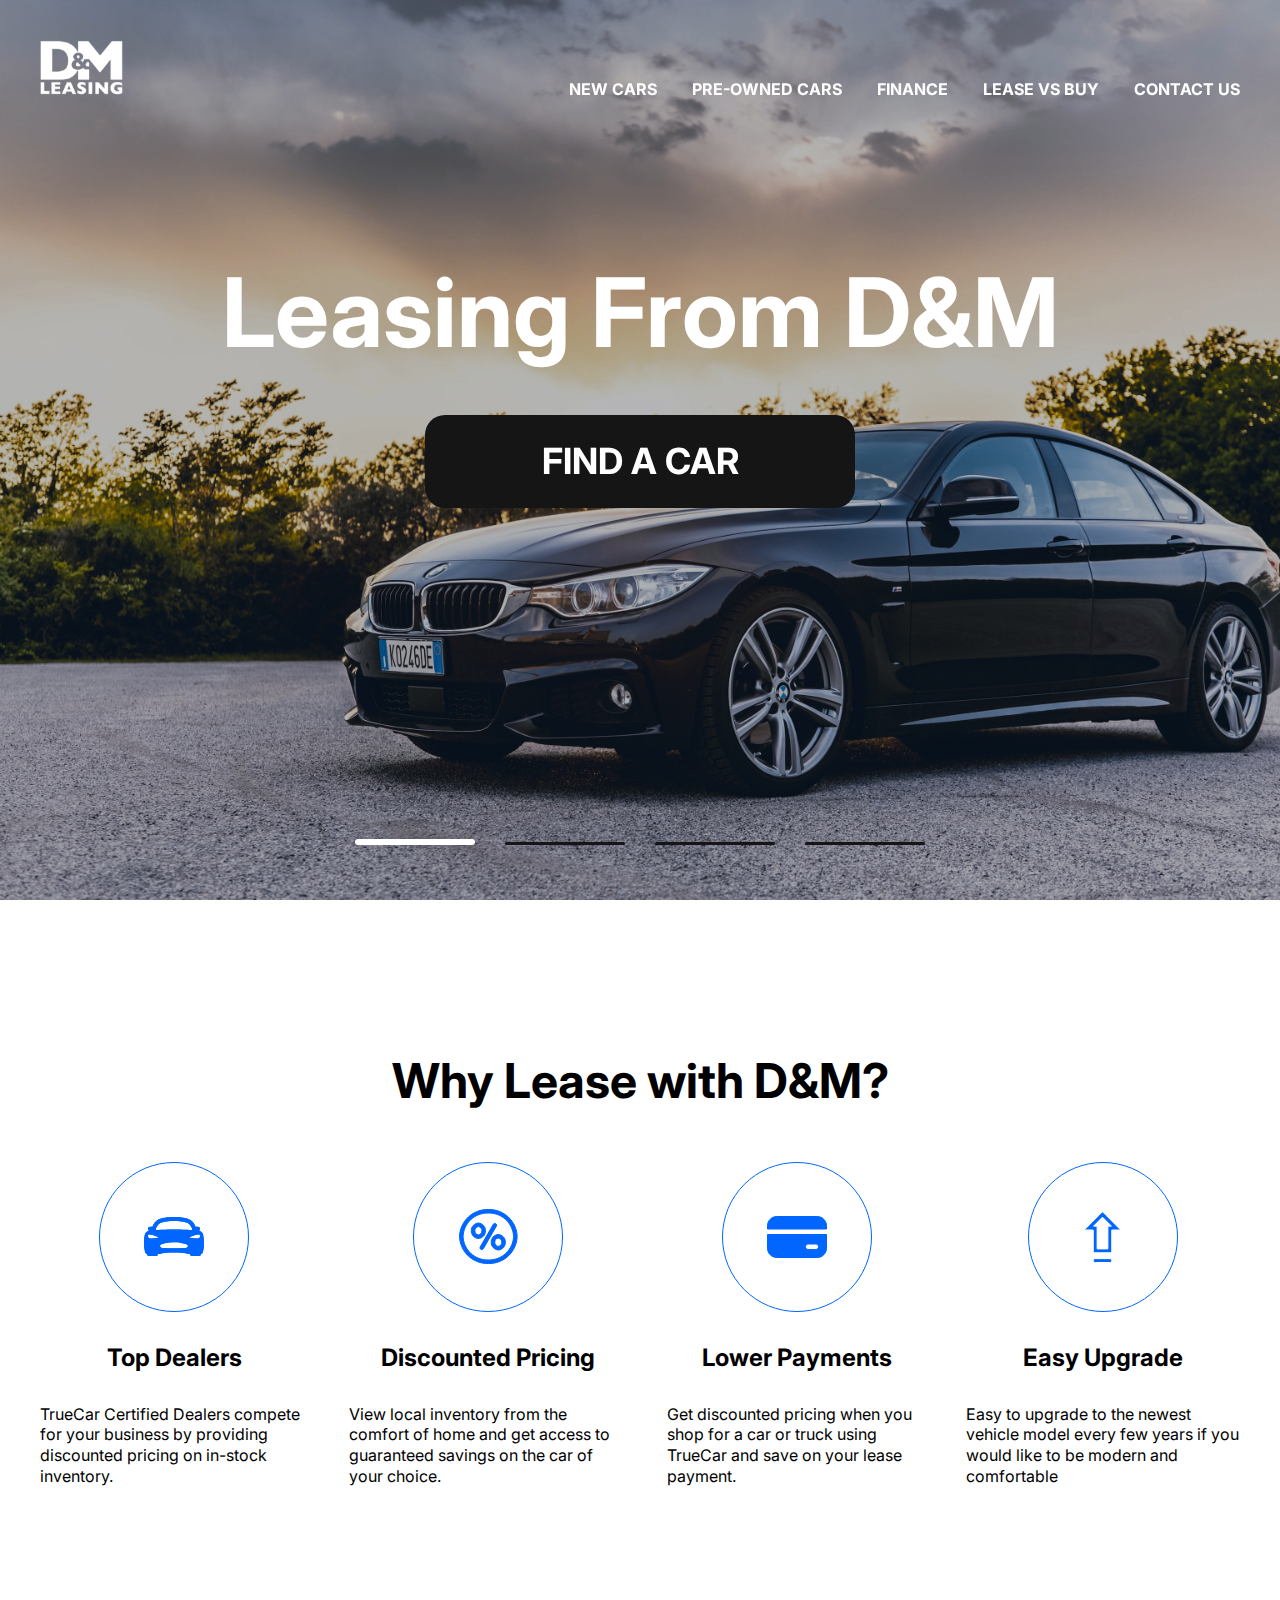
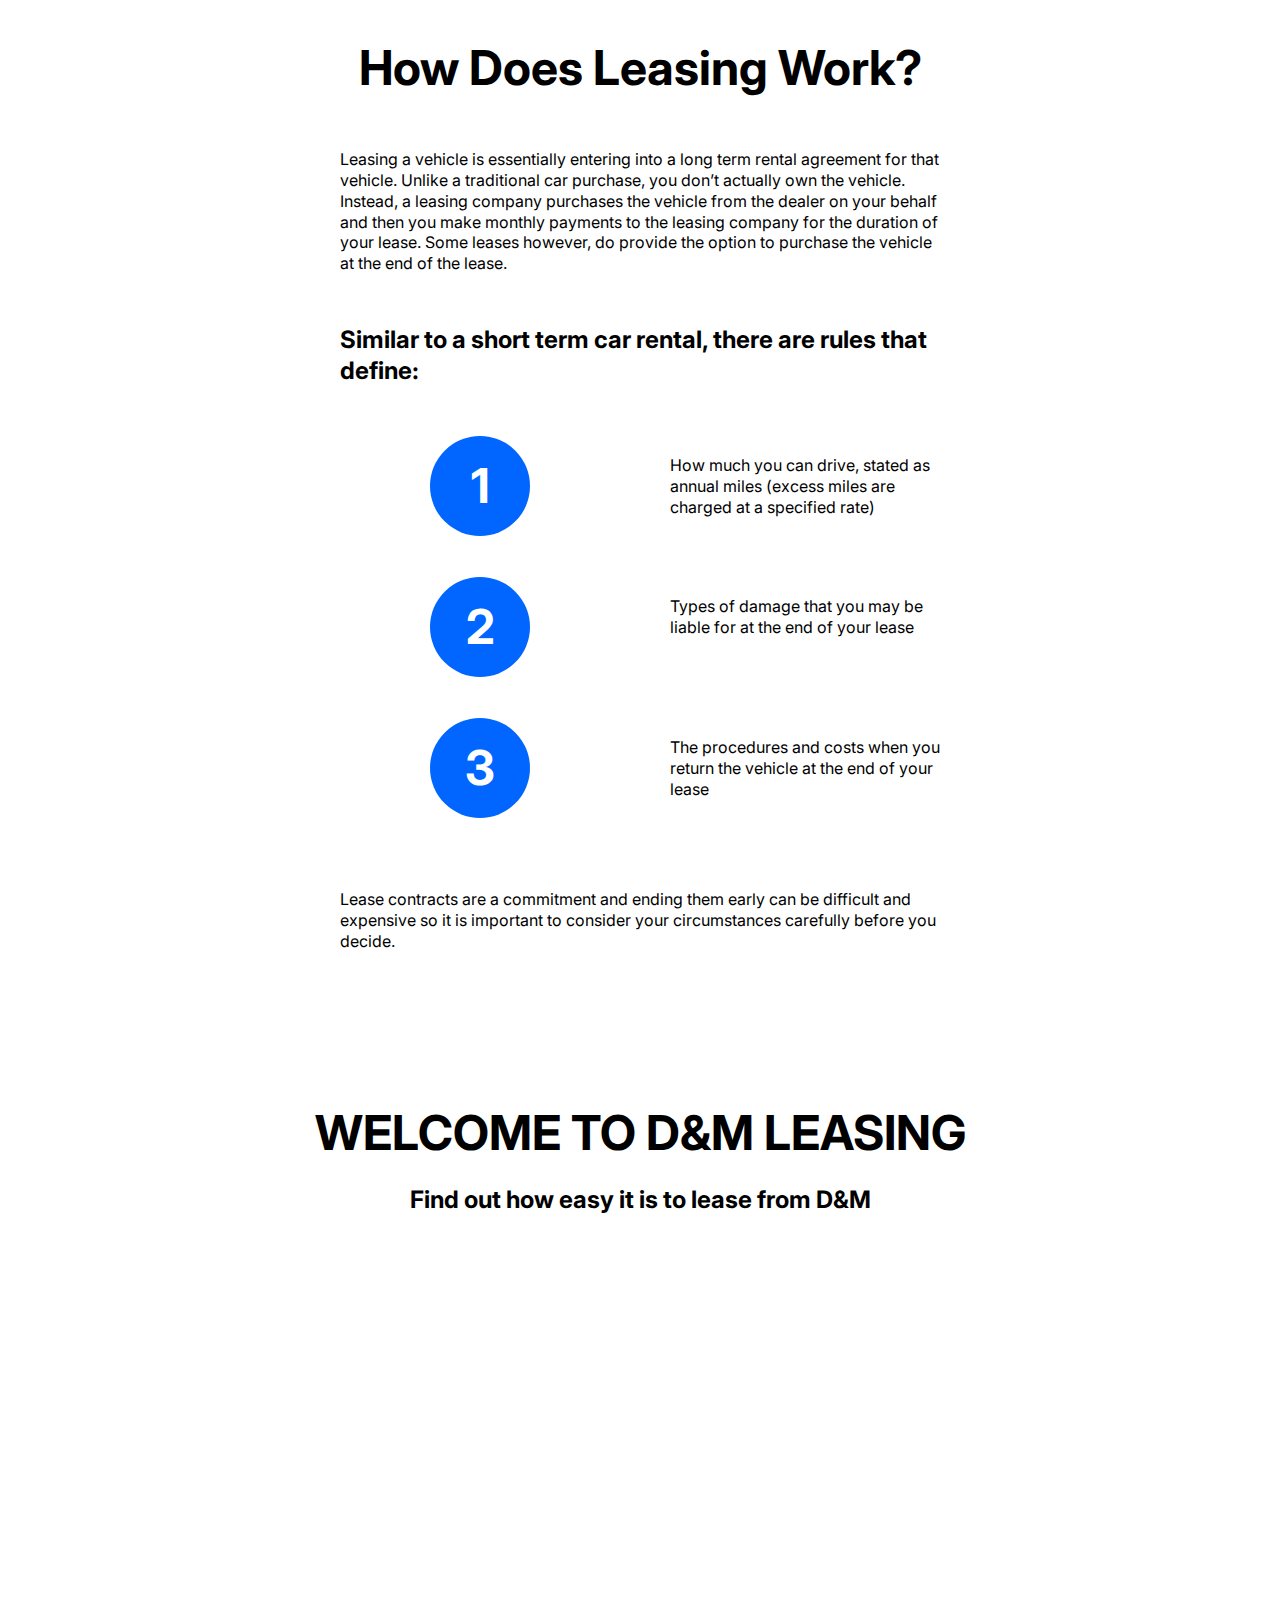
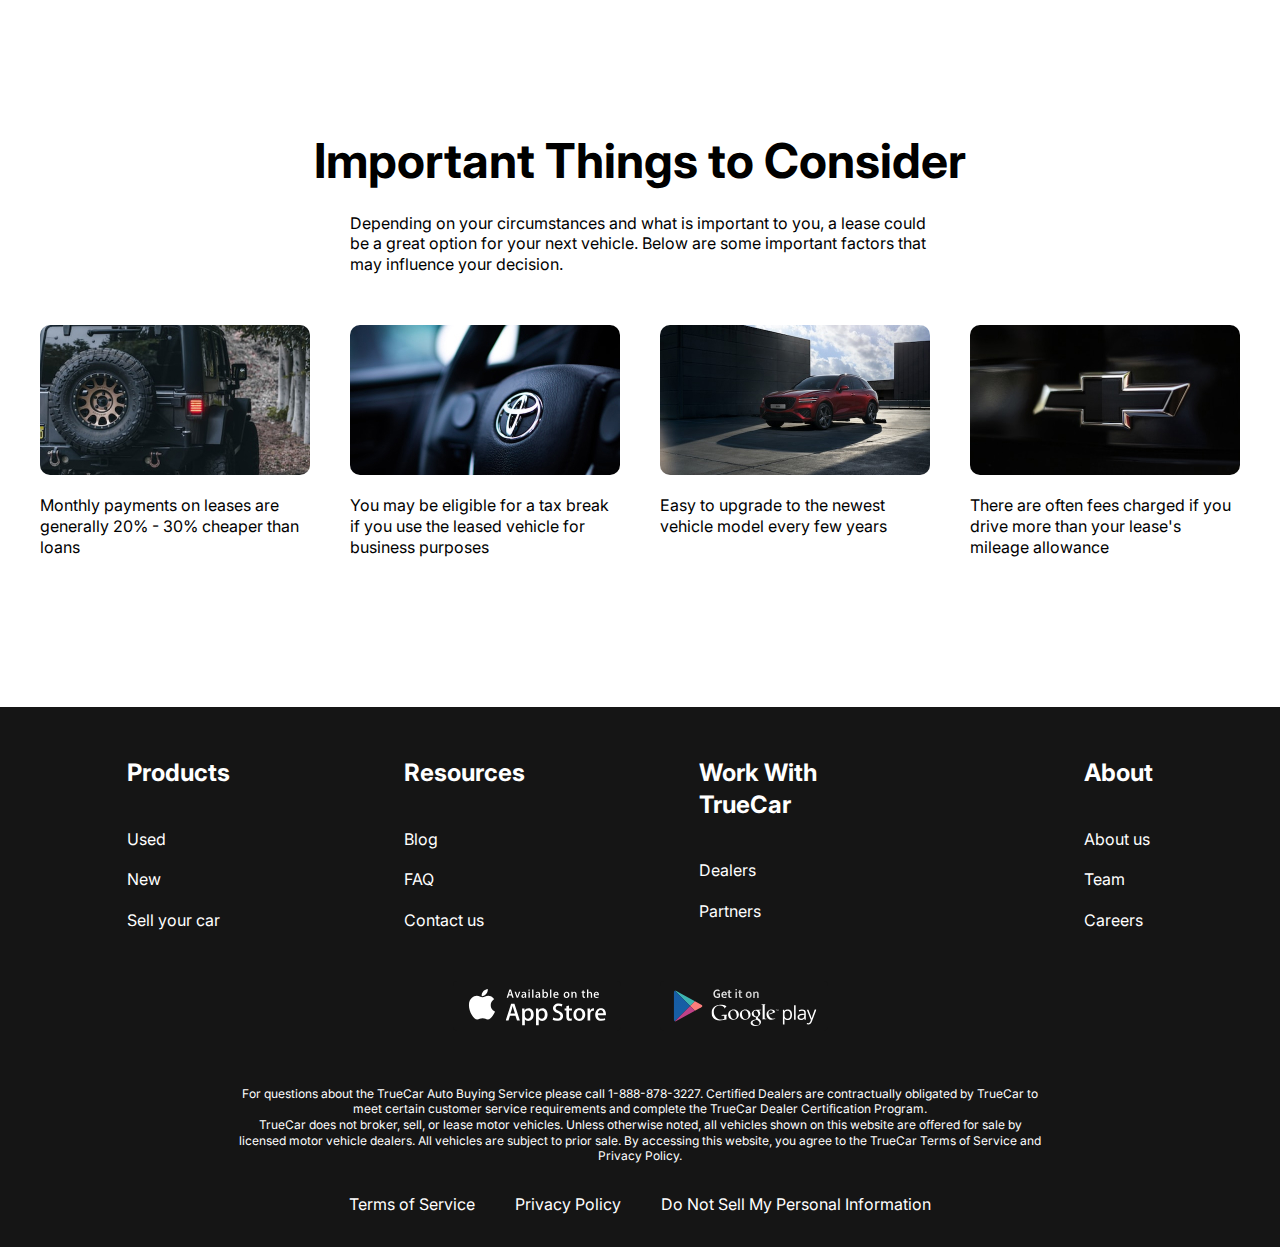
<file: index.html>
<!DOCTYPE html>
<html lang="en" class="html">
  <head>
    <meta charset="UTF-8" />
    <meta http-equiv="X-UA-Compatible" content="IE=edge" />
    <meta name="viewport" content="width=device-width, initial-scale=1.0" />
    <title>Lease cars</title>
    <link
      rel="stylesheet"
      href="https://cdn.jsdelivr.net/npm/swiper@9/swiper-bundle.min.css"
    />
    <link rel="preconnect" href="https://fonts.googleapis.com" />
    <link rel="preconnect" href="https://fonts.gstatic.com" crossorigin />
    <link
      href="https://fonts.googleapis.com/css2?family=Inter:wght@400;700&display=swap"
      rel="stylesheet"
    />
    <link rel="stylesheet" href="css/style.css" />
  </head>
  <body>
    <div class="wrapper">
      <header class="header header-main">
        <div class="container">
          <div class="header__inner">
            <a href="index.html" class="logo">
              <img
                src="images/logo.svg"
                alt="логотип сайта"
                class="logo__img"
              />
            </a>
            <nav class="menu">
              <button class="menu__btn">
                <span></span><span></span><span></span><span></span>
              </button>
              <ul class="menu__list">
                <li class="menu__list-item">
                  <a href="new-cars.html" class="menu__list-link">NEW CARS</a>
                </li>
                <li class="menu__list-item">
                  <a href="#" class="menu__list-link">PRE-OWNED CARS</a>
                </li>
                <li class="menu__list-item">
                  <a href="#" class="menu__list-link">FINANCE</a>
                </li>
                <li class="menu__list-item">
                  <a href="#" class="menu__list-link">LEASE VS BUY</a>
                </li>
                <li class="menu__list-item">
                  <a href="contacts.html" class="menu__list-link">CONTACT US</a>
                </li>
              </ul>
            </nav>
          </div>
        </div>
      </header>
      <main class="main">
        <section class="top">
          <div class="container">
            <h1 class="title">Leasing From D&M</h1>
            <a href="new-cars.html" class="top__link">FIND A CAR</a>
          </div>
        </section>
        <div class="slider">
          <div class="swiper">
            <div class="swiper-wrapper">
              <div
                class="swiper-slide"
                style="background-image: url(images/slide-1.jpg)"
              ></div>
              <div
                class="swiper-slide"
                style="background-image: url(images/slide-2.jpg)"
              ></div>
              <div
                class="swiper-slide"
                style="background-image: url(images/slide-1.jpg)"
              ></div>
              <div
                class="swiper-slide"
                style="background-image: url(images/slide-2.jpg)"
              ></div>
            </div>
            <div class="swiper-pagination"></div>
          </div>
        </div>
        <section class="why-lease">
          <div class="container">
            <h2 class="section-title">Why Lease with D&M?</h2>
            <ul class="why-lease__list">
              <li class="why-lease__item">
                <img
                  src="images/why-lease-1.svg"
                  alt="значок машинки."
                  class="why-lease__item-img"
                />
                <h3 class="why-lease__otem-title">Top Dealers</h3>
                <p class="why-lease__item-text">
                  TrueCar Certified Dealers compete for your business by
                  providing discounted pricing on in-stock inventory.
                </p>
              </li>
              <li class="why-lease__item">
                <img
                  src="images/why-lease-2.svg"
                  alt="значок процентов."
                  class="why-lease__item-img"
                />
                <h3 class="why-lease__otem-title">Discounted Pricing</h3>
                <p class="why-lease__item-text">
                  View local inventory from the comfort of home and get access
                  to guaranteed savings on the car of your choice.
                </p>
              </li>
              <li class="why-lease__item">
                <img
                  src="images/why-lease-3.svg"
                  alt="значок кредитной карты."
                  class="why-lease__item-img"
                />
                <h3 class="why-lease__otem-title">Lower Payments</h3>
                <p class="why-lease__item-text">
                  Get discounted pricing when you shop for a car or truck using
                  TrueCar and save on your lease payment.
                </p>
              </li>
              <li class="why-lease__item">
                <img
                  src="images/why-lease-4.svg"
                  alt="значок стрелки вверх."
                  class="why-lease__item-img"
                />
                <h3 class="why-lease__otem-title">Easy Upgrade</h3>
                <p class="why-lease__item-text">
                  Easy to upgrade to the newest vehicle model every few years if
                  you would like to be modern and comfortable
                </p>
              </li>
            </ul>
          </div>
        </section>
        <section class="how-does">
          <div class="container">
            <div class="how-does__inner">
              <h2 class="section-title">How Does Leasing Work?</h2>
              <p class="how-does__text">
                Leasing a vehicle is essentially entering into a long term
                rental agreement for that vehicle. Unlike a traditional car
                purchase, you don’t actually own the vehicle. Instead, a leasing
                company purchases the vehicle from the dealer on your behalf and
                then you make monthly payments to the leasing company for the
                duration of your lease. Some leases however, do provide the
                option to purchase the vehicle at the end of the lease.
              </p>
              <h3 class="how-does-title">
                Similar to a short term car rental, there are rules that define:
              </h3>
              <ol class="how-does-list">
                <li class="how-does-item">
                  How much you can drive, stated as annual miles (excess miles
                  are charged at a specified rate)
                </li>
                <li class="how-does-item">
                  Types of damage that you may be liable for at the end of your
                  lease
                </li>
                <li class="how-does-item">
                  The procedures and costs when you return the vehicle at the
                  end of your lease
                </li>
              </ol>
              <p class="how-does__text">
                Lease contracts are a commitment and ending them early can be
                difficult and expensive so it is important to consider your
                circumstances carefully before you decide.
              </p>
            </div>
          </div>
        </section>
        <section class="video">
          <div class="container">
            <h2 class="section-title video__title">WELCOME TO D&M LEASING</h2>
            <p class="video__text">Find out how easy it is to lease from D&M</p>
            <iframe
              class="video__content"
              width="560"
              height="315"
              src="https://www.youtube.com/embed/1RBpS2SXwi4?controls=0"
              title="YouTube video player"
              frameborder="0"
              allow="accelerometer; autoplay; clipboard-write; encrypted-media; gyroscope; picture-in-picture; web-share"
              allowfullscreen
            ></iframe>
          </div>
        </section>
        <section class="important">
          <div class="container">
            <h2 class="section-title important__title">
              Important Things to Consider
            </h2>
            <p class="important__text">
              Depending on your circumstances and what is important to you, a
              lease could be a great option for your next vehicle. Below are
              some important factors that may influence your decision.
            </p>
            <ul class="important-list">
              <li class="important-item">
                <img
                  src="images/important-1.jpg"
                  alt="запасное колесо на багажнике внедорожника."
                  class="important-item-img"
                />
                <p class="important-item-text">
                  Monthly payments on leases are generally 20% - 30% cheaper
                  than loans
                </p>
              </li>
              <li class="important-item">
                <img
                  src="images/important-2.jpg"
                  alt="рулевое колесо атомобиля тойота."
                  class="important-item-img"
                />
                <p class="important-item-text">
                  You may be eligible for a tax break if you use the leased
                  vehicle for business purposes
                </p>
              </li>
              <li class="important-item">
                <img
                  src="images/important-3.jpg"
                  alt="общий вид красного автомобиля."
                  class="important-item-img"
                />
                <p class="important-item-text">
                  Easy to upgrade to the newest vehicle model every few years
                </p>
              </li>
              <li class="important-item">
                <img
                  src="images/important-4.jpg"
                  alt="логотип шевроле."
                  class="important-item-img"
                />
                <p class="important-item-text">
                  There are often fees charged if you drive more than your
                  lease's mileage allowance
                </p>
              </li>
            </ul>
          </div>
        </section>
      </main>
      <footer class="footer">
        <div class="container">
          <nav class="footer__menu">
            <ul class="footer__menu-list">
              <li class="footer__menu-item">
                <p class="footer__menu-title">Products</p>
              </li>
              <li class="footer__menu-item">
                <a href="#" class="footer__menu-link">Used</a>
              </li>
              <li class="footer__menu-item">
                <a href="#" class="footer__menu-link">New</a>
              </li>
              <li class="footer__menu-item">
                <a href="#" class="footer__menu-link">Sell your car</a>
              </li>
            </ul>
            <ul class="footer__menu-list">
              <li class="footer__menu-item">
                <p class="footer__menu-title">Resources</p>
              </li>
              <li class="footer__menu-item">
                <a href="#" class="footer__menu-link">Blog</a>
              </li>
              <li class="footer__menu-item">
                <a href="#" class="footer__menu-link">FAQ</a>
              </li>
              <li class="footer__menu-item">
                <a href="#" class="footer__menu-link">Contact us</a>
              </li>
            </ul>
            <ul class="footer__menu-list">
              <li class="footer__menu-item">
                <p class="footer__menu-title">Work With TrueCar</p>
              </li>
              <li class="footer__menu-item">
                <a href="#" class="footer__menu-link">Dealers</a>
              </li>
              <li class="footer__menu-item">
                <a href="#" class="footer__menu-link">Partners</a>
              </li>
            </ul>
            <ul class="footer__menu-list">
              <li class="footer__menu-item">
                <p class="footer__menu-title">About</p>
              </li>
              <li class="footer__menu-item">
                <a href="#" class="footer__menu-link">About us</a>
              </li>
              <li class="footer__menu-item">
                <a href="#" class="footer__menu-link">Team</a>
              </li>
              <li class="footer__menu-item">
                <a href="#" class="footer__menu-link">Careers</a>
              </li>
            </ul>
          </nav>
          <ul class="app">
            <li class="app__item">
              <a href="#" class="app__item-link"
                ><img
                  src="images/appstore.svg"
                  alt="cсылка на апстор."
                  class="app__item-img"
              /></a>
            </li>
            <li class="app__item">
              <a href="#" class="app__item-link"
                ><img
                  src="images/googleplay.svg"
                  alt="ссылка на гугл плей."
                  class="app__item-img"
              /></a>
            </li>
          </ul>
          <div class="footer__copy">
            <p class="footer__copy-text">
              For questions about the TrueCar Auto Buying Service please call
              1-888-878-3227. Certified Dealers are contractually obligated by
              TrueCar to meet certain customer service requirements and complete
              the TrueCar Dealer Certification Program.
            </p>
            <p class="footer__copy-text">
              TrueCar does not broker, sell, or lease motor vehicles. Unless
              otherwise noted, all vehicles shown on this website are offered
              for sale by licensed motor vehicle dealers. All vehicles are
              subject to prior sale. By accessing this website, you agree to the
              TrueCar Terms of Service and Privacy Policy.
            </p>
          </div>
          <nav class="copy__nav">
            <ul class="copy__nav-list">
              <li class="copy__nav-item">
                <a href="#" class="copy__nav-link">Terms of Service</a>
              </li>
              <li class="copy__nav-item">
                <a href="#" class="copy__nav-link">Privacy Policy</a>
              </li>
              <li class="copy__nav-item">
                <a href="#" class="copy__nav-link"
                  >Do Not Sell My Personal Information</a
                >
              </li>
            </ul>
          </nav>
        </div>
      </footer>
    </div>
    <script src="https://cdn.jsdelivr.net/npm/swiper@9/swiper-bundle.min.js"></script>
    <script src="js/main.js"></script>
  </body>
</html>
</file>
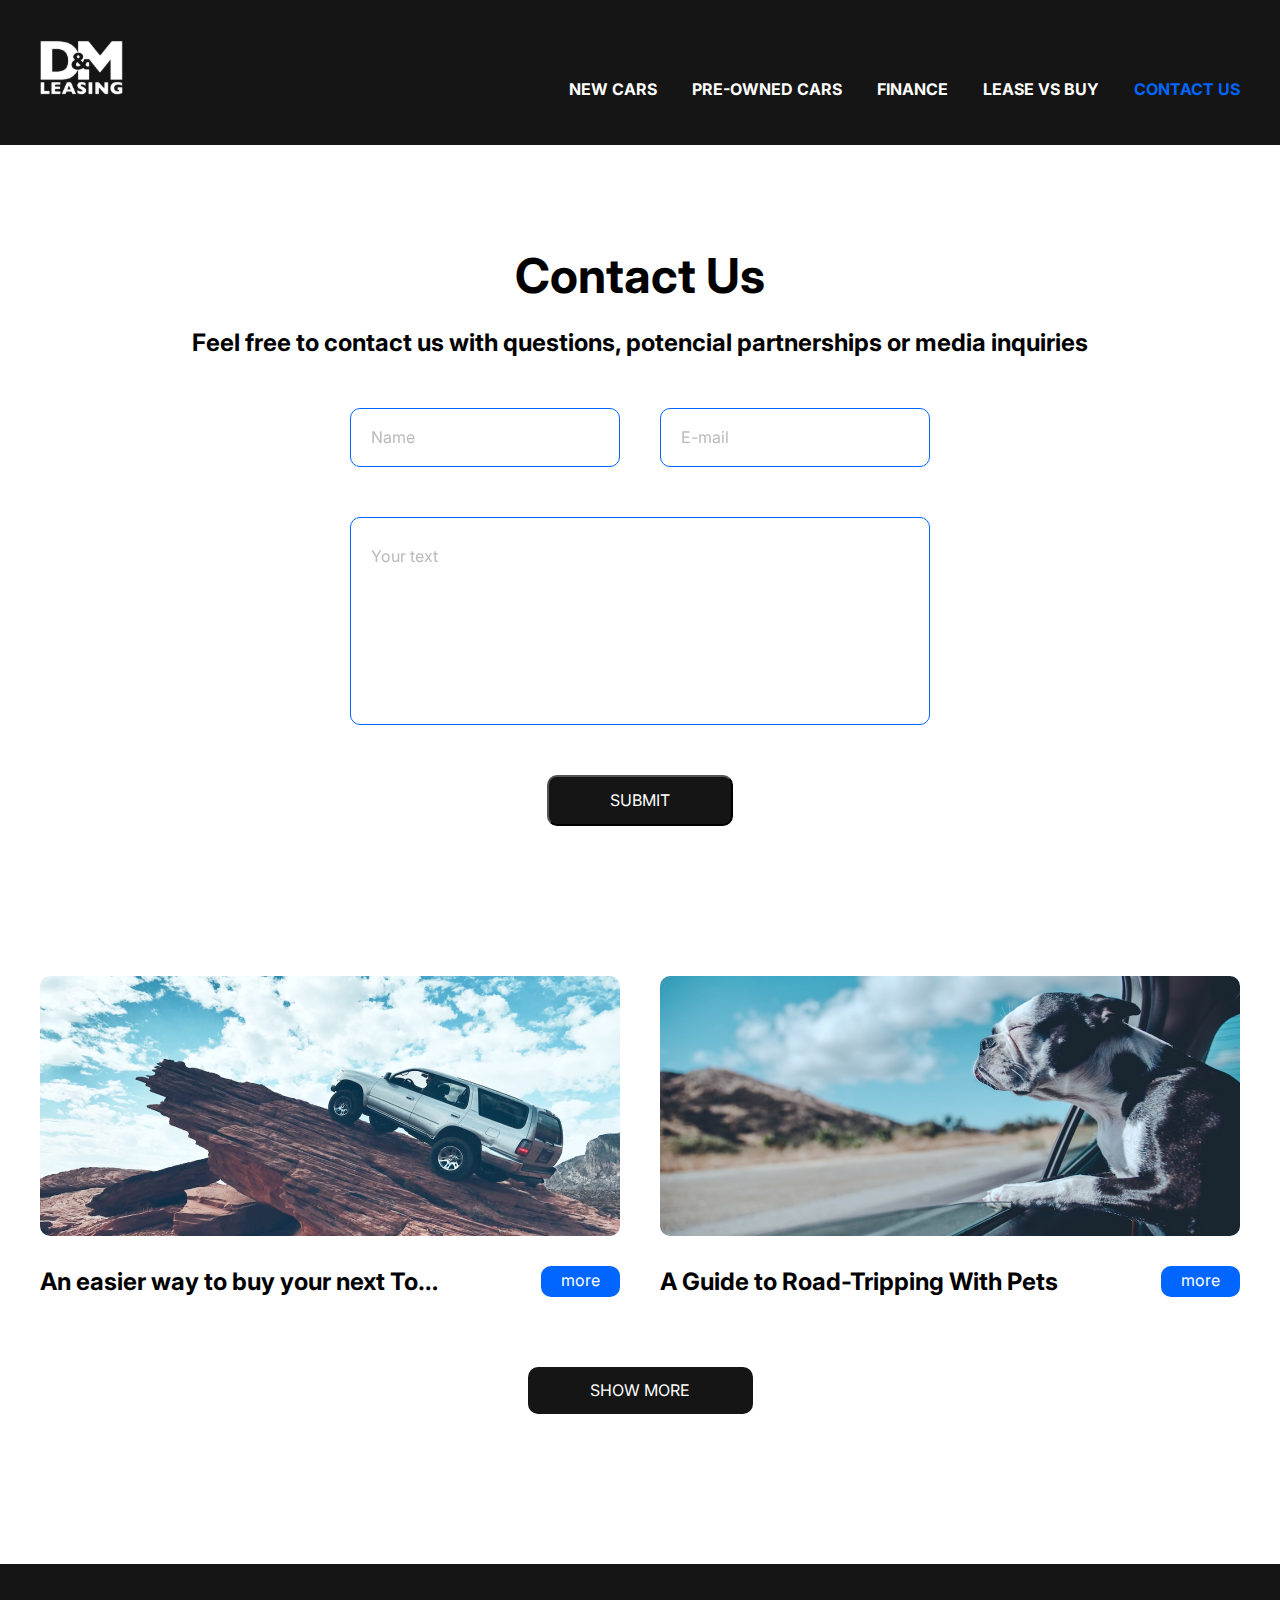
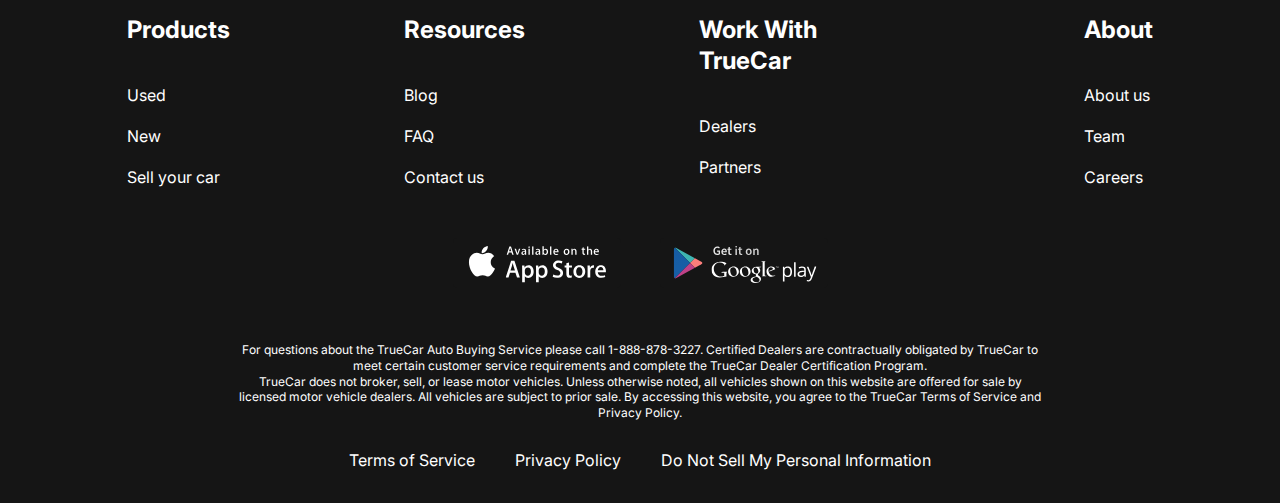
<file: contacts.html>
<!DOCTYPE html>
<html lang="en" class="html">
  <head>
    <meta charset="UTF-8" />
    <meta http-equiv="X-UA-Compatible" content="IE=edge" />
    <meta name="viewport" content="width=device-width, initial-scale=1.0" />
    <title>Lease cars</title>
    <link rel="stylesheet" href="css/style.css" />
    <link rel="preconnect" href="https://fonts.googleapis.com" />
    <link rel="preconnect" href="https://fonts.gstatic.com" crossorigin />
    <link
      href="https://fonts.googleapis.com/css2?family=Inter:wght@400;700&display=swap"
      rel="stylesheet"
    />
  </head>
  <body>
    <div class="wrapper">
      <header class="header">
        <div class="container">
          <div class="header__inner">
            <a href="index.html" class="logo">
              <img
                src="images/logo.svg"
                alt="логотип сайта"
                class="logo__img"
              />
            </a>
            <nav class="menu">
              <button class="menu__btn">
                <span></span><span></span><span></span><span></span>
              </button>
              <ul class="menu__list">
                <li class="menu__list-item">
                  <a href="new-cars.html" class="menu__list-link">NEW CARS</a>
                </li>
                <li class="menu__list-item">
                  <a href="#" class="menu__list-link">PRE-OWNED CARS</a>
                </li>
                <li class="menu__list-item">
                  <a href="#" class="menu__list-link">FINANCE</a>
                </li>
                <li class="menu__list-item">
                  <a href="#" class="menu__list-link">LEASE VS BUY</a>
                </li>
                <li class="menu__list-item">
                  <a href="#" class="menu__list-link menu__list-link_active">CONTACT US</a>
                </li>
              </ul>
            </nav>
          </div>
        </div>
      </header>
      <main class="main">
        <section class="contacts">
          <div class="container">
            <h2 class="section-title contacts__title">Contact Us</h2>
            <p class="contacts-text">
              Feel free to contact us with questions, potencial partnerships or
              media inquiries
            </p>
            <form action="#" class="form">
              <input type="text" class="form__input" placeholder="Name" />
              <input type="email" class="form__input" placeholder="E-mail" />
              <textarea
                class="form__textarea"
                name=""
                id=""
                cols="30"
                rows="10"
                placeholder="Your text"
              ></textarea>
              <button class="form__btn" type="submit">SUBMIT</button>
            </form>
          </div>
        </section>
        <section class="blog">
          <div class="container">
            <div class="blog__items">
              <div class="blog__item">
                <img
                  src="images/blog-1.jpg"
                  alt="внедорожник заехал на скалу с уклоном в 45 градусов."
                  class="blog__item-img"
                />
                <h3 class="blog__item-title">An easier way to buy your next Toyota</h3>
                <a href="#" class="blog__item-link">more</a>
              </div>
              <div class="blog__item">
                <img
                  src="images/blog-2.jpg"
                  alt="собака наслаждается ветром, высунув голову из окна автомобиля."
                  class="blog__item-img"
                />
                <h3 class="blog__item-title">A Guide to Road-Tripping With Pets</h3>
                <a href="#" class="blog__item-link">more</a>
              </div>
            </div>
            <a href="#" class="show__link">SHOW MORE</a>
          </div>
        </section>
      </main>
      <footer class="footer">
        <div class="container">
          <nav class="footer__menu">
            <ul class="footer__menu-list">
              <li class="footer__menu-item">
                <p class="footer__menu-title">Products</p>
              </li>
              <li class="footer__menu-item">
                <a href="#" class="footer__menu-link">Used</a>
              </li>
              <li class="footer__menu-item">
                <a href="#" class="footer__menu-link">New</a>
              </li>
              <li class="footer__menu-item">
                <a href="#" class="footer__menu-link">Sell your car</a>
              </li>
            </ul>
            <ul class="footer__menu-list">
              <li class="footer__menu-item">
                <p class="footer__menu-title">Resources</p>
              </li>
              <li class="footer__menu-item">
                <a href="#" class="footer__menu-link">Blog</a>
              </li>
              <li class="footer__menu-item">
                <a href="#" class="footer__menu-link">FAQ</a>
              </li>
              <li class="footer__menu-item">
                <a href="#" class="footer__menu-link">Contact us</a>
              </li>
            </ul>
            <ul class="footer__menu-list">
              <li class="footer__menu-item">
                <p class="footer__menu-title">Work With TrueCar</p>
              </li>
              <li class="footer__menu-item">
                <a href="#" class="footer__menu-link">Dealers</a>
              </li>
              <li class="footer__menu-item">
                <a href="#" class="footer__menu-link">Partners</a>
              </li>
            </ul>
            <ul class="footer__menu-list">
              <li class="footer__menu-item">
                <p class="footer__menu-title">About</p>
              </li>
              <li class="footer__menu-item">
                <a href="#" class="footer__menu-link">About us</a>
              </li>
              <li class="footer__menu-item">
                <a href="#" class="footer__menu-link">Team</a>
              </li>
              <li class="footer__menu-item">
                <a href="#" class="footer__menu-link">Careers</a>
              </li>
            </ul>
          </nav>
          <ul class="app">
            <li class="app__item">
              <a href="#" class="app__item-link"
                ><img
                  src="images/appstore.svg"
                  alt="cсылка на апстор."
                  class="app__item-img"
              /></a>
            </li>
            <li class="app__item">
              <a href="#" class="app__item-link"
                ><img
                  src="images/googleplay.svg"
                  alt="ссылка на гугл плей."
                  class="app__item-img"
              /></a>
            </li>
          </ul>
          <div class="footer__copy">
            <p class="footer__copy-text">
              For questions about the TrueCar Auto Buying Service please call
              1-888-878-3227. Certified Dealers are contractually obligated by
              TrueCar to meet certain customer service requirements and complete
              the TrueCar Dealer Certification Program.
            </p>
            <p class="footer__copy-text">
              TrueCar does not broker, sell, or lease motor vehicles. Unless
              otherwise noted, all vehicles shown on this website are offered
              for sale by licensed motor vehicle dealers. All vehicles are
              subject to prior sale. By accessing this website, you agree to the
              TrueCar Terms of Service and Privacy Policy.
            </p>
          </div>
          <nav class="copy__nav">
            <ul class="copy__nav-list">
              <li class="copy__nav-item">
                <a href="#" class="copy__nav-link">Terms of Service</a>
              </li>
              <li class="copy__nav-item">
                <a href="#" class="copy__nav-link">Privacy Policy</a>
              </li>
              <li class="copy__nav-item">
                <a href="#" class="copy__nav-link"
                  >Do Not Sell My Personal Information</a
                >
              </li>
            </ul>
          </nav>
        </div>
      </footer>
    </div>
    <script src="js/main.js"></script>
  </body>
</html>
</file>
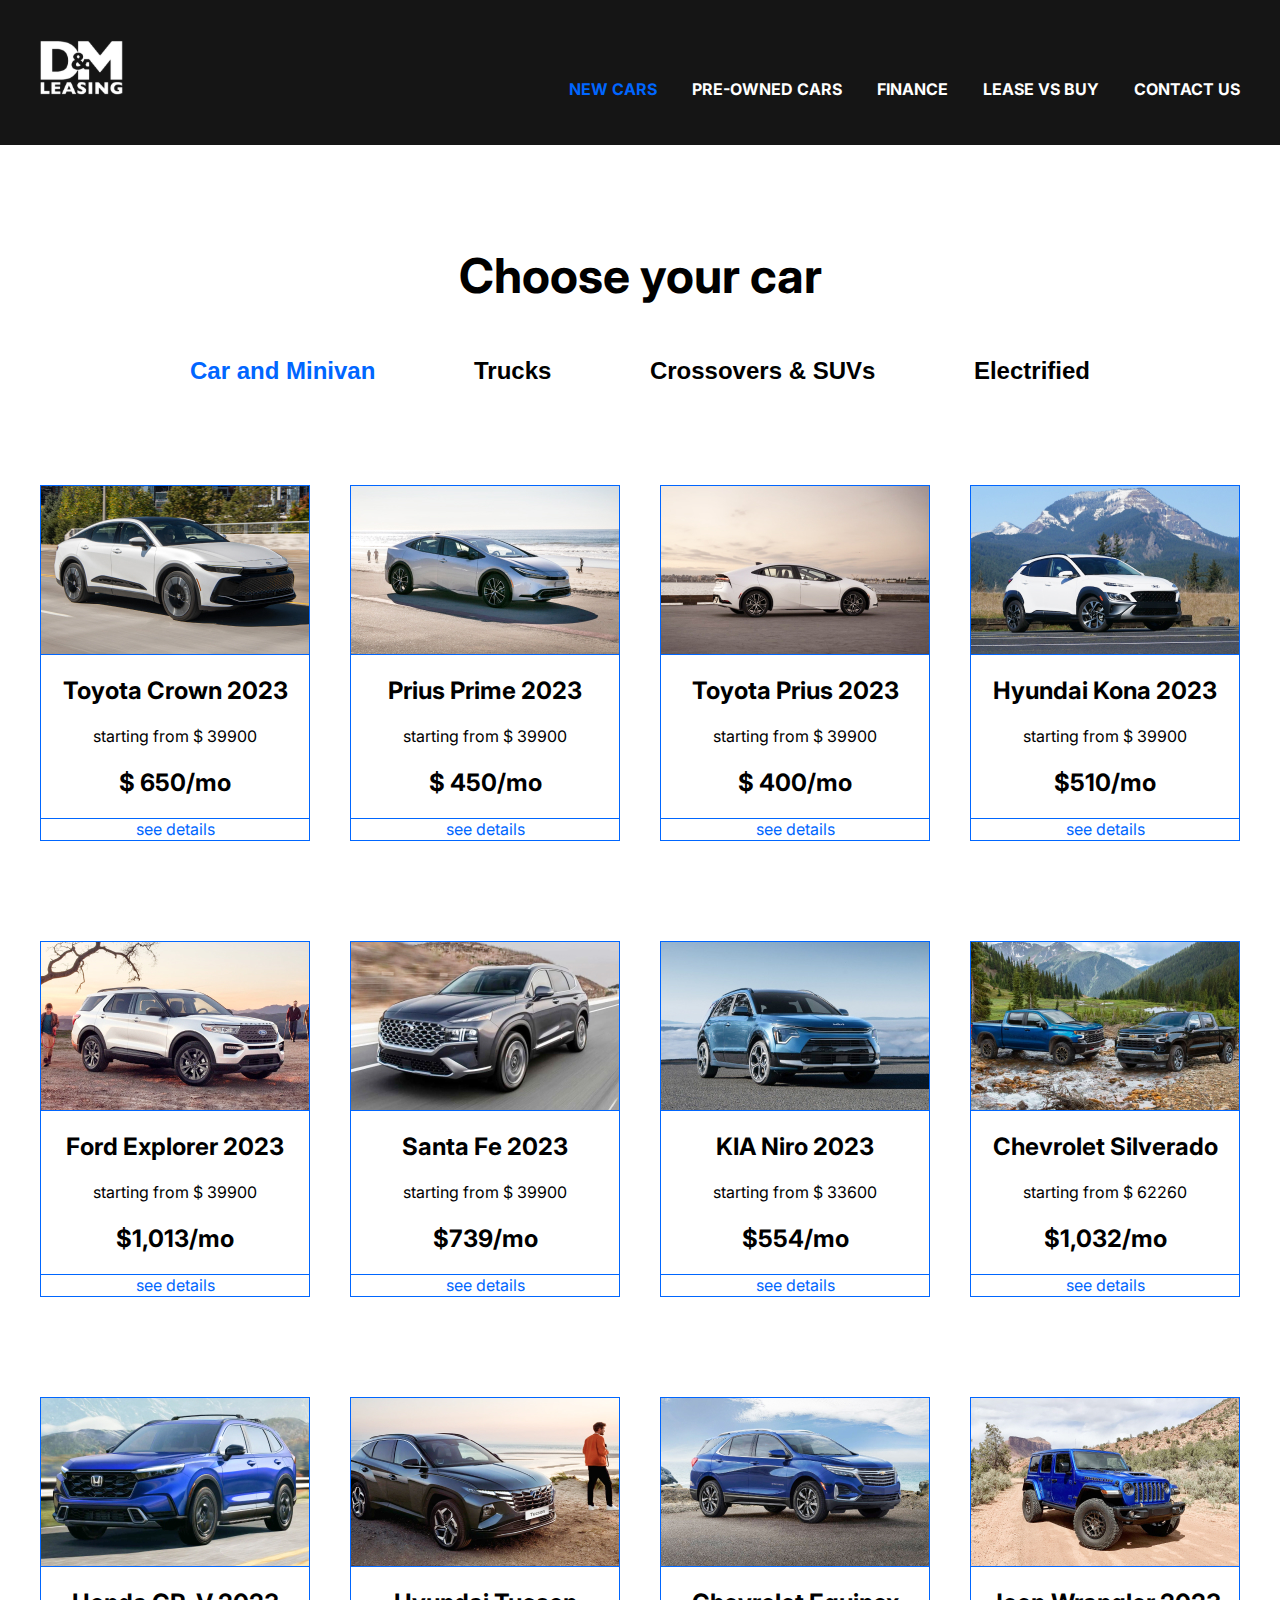
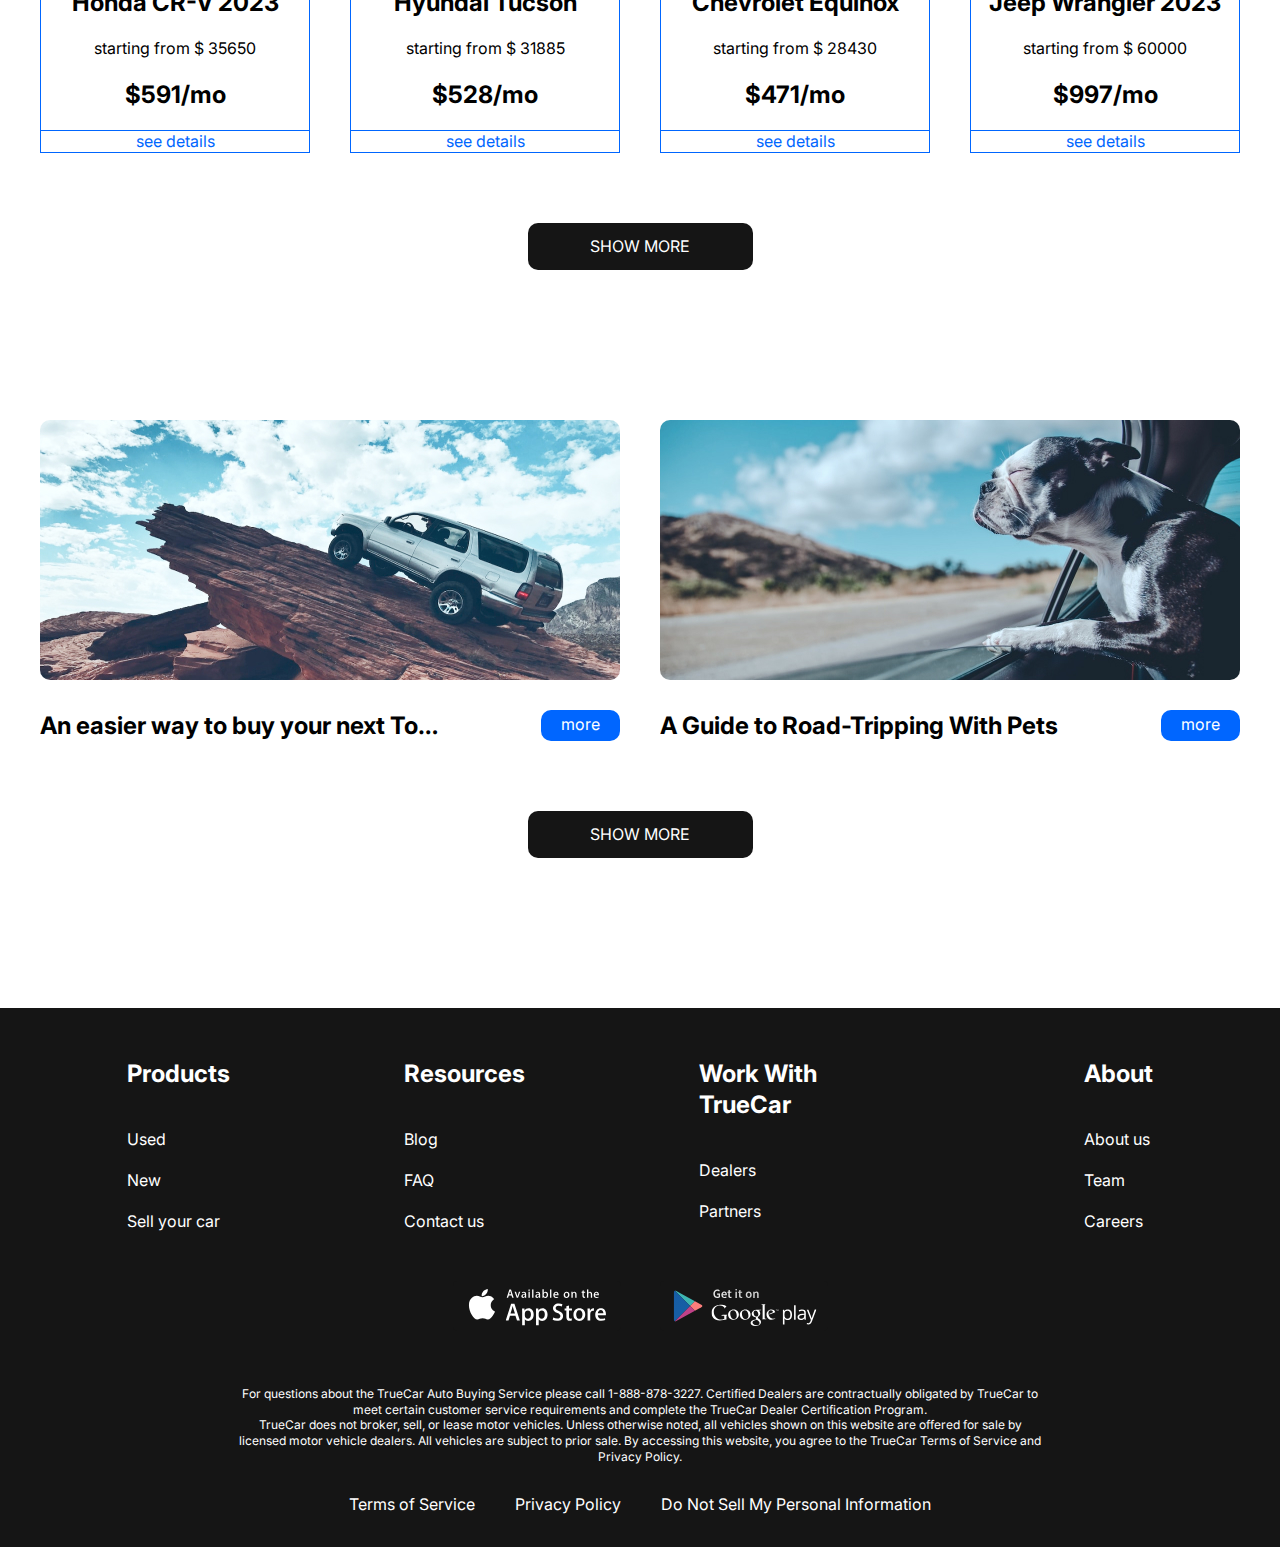
<file: new-cars.html>
<!DOCTYPE html>
<html lang="en" class="html">
  <head>
    <meta charset="UTF-8" />
    <meta http-equiv="X-UA-Compatible" content="IE=edge" />
    <meta name="viewport" content="width=device-width, initial-scale=1.0" />
    <title>Lease cars</title>
    <link rel="stylesheet" href="css/style.css" />
    <link rel="preconnect" href="https://fonts.googleapis.com" />
    <link rel="preconnect" href="https://fonts.gstatic.com" crossorigin />
    <link
      href="https://fonts.googleapis.com/css2?family=Inter:wght@400;700&display=swap"
      rel="stylesheet"
    />
  </head>
  <body>
    <div class="wrapper">
      <header class="header">
        <div class="container">
          <div class="header__inner">
            <a href="index.html" class="logo">
              <img
                src="images/logo.svg"
                alt="логотип сайта"
                class="logo__img"
              />
            </a>
            <nav class="menu">
              <button class="menu__btn">
                <span></span><span></span><span></span><span></span>
              </button>
              <ul class="menu__list">
                <li class="menu__list-item">
                  <a href="#" class="menu__list-link menu__list-link_active"
                    >NEW CARS</a
                  >
                </li>
                <li class="menu__list-item">
                  <a href="#" class="menu__list-link">PRE-OWNED CARS</a>
                </li>
                <li class="menu__list-item">
                  <a href="#" class="menu__list-link">FINANCE</a>
                </li>
                <li class="menu__list-item">
                  <a href="#" class="menu__list-link">LEASE VS BUY</a>
                </li>
                <li class="menu__list-item">
                  <a href="contacts.html" class="menu__list-link">CONTACT US</a>
                </li>
              </ul>
            </nav>
          </div>
        </div>
      </header>
      <main class="main">
        <section class="choose">
          <div class="container">
            <h2 class="section-title">Choose your car</h2>
            <div class="tabs">
              <div class="tabs__btn">
                <button class="tabs__btn-item tabs__btn-item_active" data-button="content-1">
                  Car and Minivan</button
                ><button class="tabs__btn-item" data-button="content-2">Trucks</button
                ><button class="tabs__btn-item" data-button="content-3">Crossovers & SUVs</button
                ><button class="tabs__btn-item" data-button="content-4">Electrified</button>
              </div>
              <div class="tabs__content">
                <div class="tabs__content-item tabs__content-item_active" id="content-1">
                  <div class="card">
                    <img
                      src="images/card-toyota_crown.jpg"
                      alt="тайота краун."
                      class="card__img"
                    />
                    <div class="card__content">
                      <h3 class="card__title">Toyota Crown 2023</h3>
                      <p class="card__text">starting from $ 39900</p>
                      <p class="card__price">$ 650/mo</p>
                    </div>
                    <a href="#" class="card__link">see details</a>
                  </div>
                  <div class="card">
                    <img
                      src="images/card-prius_prime.jpg"
                      alt="приус прайм."
                      class="card__img"
                    />
                    <div class="card__content">
                      <h3 class="card__title">Prius Prime 2023</h3>
                      <p class="card__text">starting from $ 39900</p>
                      <p class="card__price">$ 450/mo</p>
                    </div>
                    <a href="#" class="card__link">see details</a>
                  </div>
                  <div class="card">
                    <img
                      src="images/card-toyota_prius.jpg"
                      alt="тайота приус."
                      class="card__img"
                    />
                    <div class="card__content">
                      <h3 class="card__title">Toyota Prius 2023</h3>
                      <p class="card__text">starting from $ 39900</p>
                      <p class="card__price">$ 400/mo</p>
                    </div>
                    <a href="#" class="card__link">see details</a>
                  </div>
                  <div class="card">
                    <img
                      src="images/card-hyundai_cona.jpg"
                      alt="хёндай кона."
                      class="card__img"
                    />
                    <div class="card__content">
                      <h3 class="card__title">Hyundai Kona 2023</h3>
                      <p class="card__text">starting from $ 39900</p>
                      <p class="card__price">$510/mo</p>
                    </div>
                    <a href="#" class="card__link">see details</a>
                  </div>
                  <div class="card">
                    <img
                      src="images/card-ford_explorer.jpg"
                      alt="форд эксплорер."
                      class="card__img"
                    />
                    <div class="card__content">
                      <h3 class="card__title">Ford Explorer 2023</h3>
                      <p class="card__text">starting from $ 39900</p>
                      <p class="card__price">$1,013/mo</p>
                    </div>
                    <a href="#" class="card__link">see details</a>
                  </div>
                  <div class="card">
                    <img
                      src="images/card-santa_fe.jpg"
                      alt="хёндай санта фэ."
                      class="card__img"
                    />
                    <div class="card__content">
                      <h3 class="card__title">Santa  Fe 2023</h3>
                      <p class="card__text">starting from $ 39900</p>
                      <p class="card__price">$739/mo</p>
                    </div>
                    <a href="#" class="card__link">see details</a>
                  </div>
                  <div class="card">
                    <img
                      src="images/card-kia_niro.jpg"
                      alt="киа ниро."
                      class="card__img"
                    />
                    <div class="card__content">
                      <h3 class="card__title">KIA Niro 2023</h3>
                      <p class="card__text">starting from $ 33600</p>
                      <p class="card__price">$554/mo</p>
                    </div>
                    <a href="#" class="card__link">see details</a>
                  </div>
                  <div class="card">
                    <img
                      src="images/card-chevrolet_silverado.jpg"
                      alt="шевроле сильверадо."
                      class="card__img"
                    />
                    <div class="card__content">
                      <h3 class="card__title">Chevrolet Silverado</h3>
                      <p class="card__text">starting from $ 62260</p>
                      <p class="card__price">$1,032/mo</p>
                    </div>
                    <a href="#" class="card__link">see details</a>
                  </div>
                  <div class="card">
                    <img
                      src="images/card-honda_crv.jpg"
                      alt="хонда сиэрви."
                      class="card__img"
                    />
                    <div class="card__content">
                      <h3 class="card__title">Honda CR-V 2023</h3>
                      <p class="card__text">starting from $ 35650</p>
                      <p class="card__price">$591/mo</p>
                    </div>
                    <a href="#" class="card__link">see details</a>
                  </div>
                  <div class="card">
                    <img
                      src="images/card-hyundai_tucson.jpg"
                      alt="хёндай туксан."
                      class="card__img"
                    />
                    <div class="card__content">
                      <h3 class="card__title">Hyundai Tucson</h3>
                      <p class="card__text">starting from $ 31885</p>
                      <p class="card__price">$528/mo</p>
                    </div>
                    <a href="#" class="card__link">see details</a>
                  </div>
                  <div class="card">
                    <img
                      src="images/card-chevrolet_equinox.jpg"
                      alt="шевроле эквинокс."
                      class="card__img"
                    />
                    <div class="card__content">
                      <h3 class="card__title">Chevrolet Equinox </h3>
                      <p class="card__text">starting from $ 28430</p>
                      <p class="card__price">$471/mo</p>
                    </div>
                    <a href="#" class="card__link">see details</a>
                  </div>
                  <div class="card">
                    <img
                      src="images/card-jeep_wrangler.jpg"
                      alt="джип вранглер."
                      class="card__img"
                    />
                    <div class="card__content">
                      <h3 class="card__title">Jeep Wrangler 2023</h3>
                      <p class="card__text">starting from $ 60000</p>
                      <p class="card__price">$997/mo</p>
                    </div>
                    <a href="#" class="card__link">see details</a>
                  </div>
                </div>
                <div class="tabs__content-item" id="content-2">
                    <div class="card">
                        <img
                          src="images/card-chevrolet_silverado.jpg"
                          alt="шевроле сильверадо."
                          class="card__img"
                        />
                        <div class="card__content">
                          <h3 class="card__title">Chevrolet Silverado</h3>
                          <p class="card__text">starting from $ 62260</p>
                          <p class="card__price">$1,032/mo</p>
                        </div>
                        <a href="#" class="card__link">see details</a>
                      </div>
                </div>
                <div class="tabs__content-item" id="content-3"><div class="card">
                    <img
                      src="images/card-ford_explorer.jpg"
                      alt="форд эксплорер."
                      class="card__img"
                    />
                    <div class="card__content">
                      <h3 class="card__title">Ford Explorer 2023</h3>
                      <p class="card__text">starting from $ 39900</p>
                      <p class="card__price">$1,013/mo</p>
                    </div>
                    <a href="#" class="card__link">see details</a>
                  </div>
                  <div class="card">
                    <img
                      src="images/card-santa_fe.jpg"
                      alt="хёндай санта фэ."
                      class="card__img"
                    />
                    <div class="card__content">
                      <h3 class="card__title">Santa  Fe 2023</h3>
                      <p class="card__text">starting from $ 39900</p>
                      <p class="card__price">$739/mo</p>
                    </div>
                    <a href="#" class="card__link">see details</a>
                  </div>
                  <div class="card">
                    <img
                      src="images/card-kia_niro.jpg"
                      alt="киа ниро."
                      class="card__img"
                    />
                    <div class="card__content">
                      <h3 class="card__title">KIA Niro 2023</h3>
                      <p class="card__text">starting from $ 33600</p>
                      <p class="card__price">$554/mo</p>
                    </div>
                    <a href="#" class="card__link">see details</a>
                  </div>
                  <div class="card">
                    <img
                      src="images/card-honda_crv.jpg"
                      alt="хонда сиэрви."
                      class="card__img"
                    />
                    <div class="card__content">
                      <h3 class="card__title">Honda CR-V 2023</h3>
                      <p class="card__text">starting from $ 35650</p>
                      <p class="card__price">$591/mo</p>
                    </div>
                    <a href="#" class="card__link">see details</a>
                  </div>
                  <div class="card">
                    <img
                      src="images/card-hyundai_tucson.jpg"
                      alt="хёндай туксан."
                      class="card__img"
                    />
                    <div class="card__content">
                      <h3 class="card__title">Hyundai Tucson</h3>
                      <p class="card__text">starting from $ 31885</p>
                      <p class="card__price">$528/mo</p>
                    </div>
                    <a href="#" class="card__link">see details</a>
                  </div>
                  <div class="card">
                    <img
                      src="images/card-chevrolet_equinox.jpg"
                      alt="шевроле эквинокс."
                      class="card__img"
                    />
                    <div class="card__content">
                      <h3 class="card__title">Chevrolet Equinox </h3>
                      <p class="card__text">starting from $ 28430</p>
                      <p class="card__price">$471/mo</p>
                    </div>
                    <a href="#" class="card__link">see details</a>
                  </div>
                  <div class="card">
                    <img
                      src="images/card-jeep_wrangler.jpg"
                      alt="джип вранглер."
                      class="card__img"
                    />
                    <div class="card__content">
                      <h3 class="card__title">Jeep Wrangler 2023</h3>
                      <p class="card__text">starting from $ 60000</p>
                      <p class="card__price">$997/mo</p>
                    </div>
                    <a href="#" class="card__link">see details</a>
                  </div></div>
                <div class="tabs__content-item" id="content-4"> <div class="card">
                    <img
                      src="images/card-prius_prime.jpg"
                      alt="приус прайм."
                      class="card__img"
                    />
                    <div class="card__content">
                      <h3 class="card__title">Prius Prime 2023</h3>
                      <p class="card__text">starting from $ 39900</p>
                      <p class="card__price">$ 450/mo</p>
                    </div>
                    <a href="#" class="card__link">see details</a>
                  </div>
                  <div class="card">
                    <img
                      src="images/card-toyota_prius.jpg"
                      alt="тайота приус."
                      class="card__img"
                    />
                    <div class="card__content">
                      <h3 class="card__title">Toyota Prius 2023</h3>
                      <p class="card__text">starting from $ 39900</p>
                      <p class="card__price">$ 400/mo</p>
                    </div>
                    <a href="#" class="card__link">see details</a>
                  </div></div>
              </div>
            </div>
            <a href="#" class="show__link">SHOW MORE</a>
          </div>
        </section>
        <section class="blog">
          <div class="container">
            <div class="blog__items">
              <div class="blog__item">
                <img
                  src="images/blog-1.jpg"
                  alt="внедорожник заехал на скалу с уклоном в 45 градусов."
                  class="blog__item-img"
                />
                <h3 class="blog__item-title">
                  An easier way to buy your next Toyota
                </h3>
                <a href="#" class="blog__item-link">more</a>
              </div>
              <div class="blog__item">
                <img
                  src="images/blog-2.jpg"
                  alt="собака наслаждается ветром, высунув голову из окна автомобиля."
                  class="blog__item-img"
                />
                <h3 class="blog__item-title">
                  A Guide to Road-Tripping With Pets
                </h3>
                <a href="#" class="blog__item-link">more</a>
              </div>
            </div>
            <a href="#" class="show__link">SHOW MORE</a>
          </div>
        </section>
      </main>
      <footer class="footer">
        <div class="container">
          <nav class="footer__menu">
            <ul class="footer__menu-list">
              <li class="footer__menu-item">
                <p class="footer__menu-title">Products</p>
              </li>
              <li class="footer__menu-item">
                <a href="#" class="footer__menu-link">Used</a>
              </li>
              <li class="footer__menu-item">
                <a href="#" class="footer__menu-link">New</a>
              </li>
              <li class="footer__menu-item">
                <a href="#" class="footer__menu-link">Sell your car</a>
              </li>
            </ul>
            <ul class="footer__menu-list">
              <li class="footer__menu-item">
                <p class="footer__menu-title">Resources</p>
              </li>
              <li class="footer__menu-item">
                <a href="#" class="footer__menu-link">Blog</a>
              </li>
              <li class="footer__menu-item">
                <a href="#" class="footer__menu-link">FAQ</a>
              </li>
              <li class="footer__menu-item">
                <a href="#" class="footer__menu-link">Contact us</a>
              </li>
            </ul>
            <ul class="footer__menu-list">
              <li class="footer__menu-item">
                <p class="footer__menu-title">Work With TrueCar</p>
              </li>
              <li class="footer__menu-item">
                <a href="#" class="footer__menu-link">Dealers</a>
              </li>
              <li class="footer__menu-item">
                <a href="#" class="footer__menu-link">Partners</a>
              </li>
            </ul>
            <ul class="footer__menu-list">
              <li class="footer__menu-item">
                <p class="footer__menu-title">About</p>
              </li>
              <li class="footer__menu-item">
                <a href="#" class="footer__menu-link">About us</a>
              </li>
              <li class="footer__menu-item">
                <a href="#" class="footer__menu-link">Team</a>
              </li>
              <li class="footer__menu-item">
                <a href="#" class="footer__menu-link">Careers</a>
              </li>
            </ul>
          </nav>
          <ul class="app">
            <li class="app__item">
              <a href="#" class="app__item-link"
                ><img
                  src="images/appstore.svg"
                  alt="cсылка на апстор."
                  class="app__item-img"
              /></a>
            </li>
            <li class="app__item">
              <a href="#" class="app__item-link"
                ><img
                  src="images/googleplay.svg"
                  alt="ссылка на гугл плей."
                  class="app__item-img"
              /></a>
            </li>
          </ul>
          <div class="footer__copy">
            <p class="footer__copy-text">
              For questions about the TrueCar Auto Buying Service please call
              1-888-878-3227. Certified Dealers are contractually obligated by
              TrueCar to meet certain customer service requirements and complete
              the TrueCar Dealer Certification Program.
            </p>
            <p class="footer__copy-text">
              TrueCar does not broker, sell, or lease motor vehicles. Unless
              otherwise noted, all vehicles shown on this website are offered
              for sale by licensed motor vehicle dealers. All vehicles are
              subject to prior sale. By accessing this website, you agree to the
              TrueCar Terms of Service and Privacy Policy.
            </p>
          </div>
          <nav class="copy__nav">
            <ul class="copy__nav-list">
              <li class="copy__nav-item">
                <a href="#" class="copy__nav-link">Terms of Service</a>
              </li>
              <li class="copy__nav-item">
                <a href="#" class="copy__nav-link">Privacy Policy</a>
              </li>
              <li class="copy__nav-item">
                <a href="#" class="copy__nav-link"
                  >Do Not Sell My Personal Information</a
                >
              </li>
            </ul>
          </nav>
        </div>
      </footer>
    </div>
    <script src="js/main.js"></script>
  </body>
</html>
</file>
<file: css/style.css>
.html {
  box-sizing: border-box;
  height: 100%;
}

*,
*::after,
*::before {
  box-sizing: inherit;
  padding: 0;
  margin: 0;
}

body {
    font-family: 'Inter', sans-serif;
  font-size: 16px;
  font-weight: 400;
  line-height: 1.3;
  height: 100%;
}

a {
  text-decoration: none;
  color: inherit;
}

ul {
  list-style-type: none;
}

.wrapper {
  min-height: 100%;
  display: flex;
  flex-direction: column;
}

.container {
  /* background-color: #726f6f; */
  max-width: 1220px;
  padding: 0 10px;
  margin: 0 auto;
}

.header {
  background-color: #151515;
}

.header-main {
  background-color: transparent;
  position: absolute;
  z-index: 10;
  left: 0;
  right: 0;
}

.header__inner {
  display: flex;
  justify-content: space-between;
  align-items: end;
  padding-top: 40px;
  padding-bottom: 45px;
}

.menu {
}
.menu__btn {
  width: 30px;
  height: 20px;
  flex-direction: column;
  justify-content: space-between;
  background-color: transparent;
  padding: 0;
  border: none;
  cursor: pointer;
  display: none;
}

.menu__btn span{
  height: 2px;
  background-color: #fff;
  width: 100%;
}

.menu__list {
  display: flex;
  gap: 35px;
}

.menu__list-item {
}

.menu__list-link {
  color: #fff;
  text-transform: uppercase;
  line-height: 19px;
  font-weight: 700;
}

.menu__list-link_active {
    color: #0066FF;
}

.main {
  flex-grow: 1;
}

.top {
  color: #fff;
  text-align: center;
  padding-top: 250px;
  padding-bottom: 50px;
  position: absolute;
  z-index: 5;
  left: 0;
  right: 0;
}

.title {
  padding-bottom: 40px;
  font-size: 96px;
  font-weight: 700;
}

.top__link {
  background-color: #151515;
  max-width: 430px;
  padding: 23px;
  font-size: 36px;
  font-weight: 700;
  display: inline-block;
  text-transform: uppercase;
  width: 100%;
  border-radius: 20px;
}

.slider {
}
.swiper::after {
    content: "";
    background: rgba(21, 21, 21, 0.3);
    position: absolute;
    z-index: 5;
    left: 0;
    top: 0;
    right: 0;
    bottom: 0;
}

.swiper-wrapper {
  
}
.swiper-slide {
  background-repeat: no-repeat;
  background-position: center;
  background-size: cover;
  height: 100vh;
}
.swiper-pagination {
}

.swiper-pagination-bullet {
  width: 120px;
  height: 3px;
  background-color: #151515;
  border-radius: 4px;
  opacity: 1;
}

.swiper-pagination-horizontal.swiper-pagination-bullets
  .swiper-pagination-bullet {
  margin: 0 15px;
}

.swiper-pagination-bullets.swiper-pagination-horizontal {
  bottom: 50px;
}

.swiper-pagination-bullet-active {
  height: 6px;
  background-color: #fff;
}

.why-lease {
    padding: 150px 0;
}
.container {
    
}
.section-title {
    font-size: 48px;
    font-weight: 700;
    text-align: center;
    margin-bottom: 50px;
}
.why-lease__list {
    display: flex;
    gap: 40px;
    text-align: center;
}
.why-lease__item {

}
.why-lease__item-img {
    display: block;
    margin: 0 auto;
}
.why-lease__otem-title {
    font-size: 24px;
    font-weight: 700;
    margin-top: 30px;
}
.why-lease__item-text {
    margin-top: 30px;
    text-align: left;
}

.how-does {
    padding-bottom: 150px;
}
.container {
}
.how-does__inner {
    max-width: 600px;
    margin: 0 auto;
}
.section-title {
}
.how-does__text {
}
.how-does-title {
    font-size: 24px;
    font-weight: 700;
    padding-top: 50px;
}
.how-does-list {
    padding: 50px 0 70px;
    counter-reset: myCounter;
    list-style-type: none;
}

.how-does-item {
    width: 270px;
    position: relative;
    margin-left: auto;
    box-sizing: content-box;
    padding: 19px 0 19px 240px;
    min-height: 63px;
}

.how-does-item + .how-does-item {
    margin-top: 40px;
}

.how-does-item::before {
    counter-increment: myCounter;
    content: counter(myCounter);
    display: flex;
    justify-content: center;
    align-items: center;
    background-color: #0066FF;
    font-size: 48px;
    font-weight: 700;
    color: #fff;
    width: 100px;
    height: 100px;
    border-radius: 50%;
    position: absolute;
    left: 0;
    top: 0;
}

.video {
    padding-bottom: 150px;
}
.container {
}
.section-title {
}
.video__title {
    margin-bottom: 20px;
}
.video__text {
    font-size: 24px;
    font-weight: 700;
    margin-bottom: 50px;
    text-align: center;
}

.video__content {
    margin: 0 auto;
    display: block;
    border-radius: 20px;
}

.important {
    padding-bottom: 150px;
}
.container {
}
.section-title {
}
.important__title {
    margin-bottom: 20px;
}
.important__text {
    margin: 0 auto;
    padding-bottom: 50px;
    max-width: 580px;
}
.important-list {
    display: grid;
    grid-template-columns: repeat(4, 1fr);
    gap: 40px;
}
.important-item {
}
.important-item-img {
    display: block;
    margin-bottom: 20px;
    border-radius: 10px;
}
.important-item-text {
}

.contacts {
    padding: 100px 0 150px;
}
.container {
}
.section-title {

}
.contacts__title {
    margin-bottom: 20px;
}
.contacts-text {
    text-align: center;
    font-weight: 700;
    font-size: 24px;
    margin-bottom: 50px;
    padding: 0 100px;
}

.form {
    max-width: 580px;
    margin: 0 auto;
    display: flex;
    justify-content: space-between;
    flex-wrap: wrap;
}
.form__input {
    width: 270px;
    padding: 18px 20px;
    display: inline-block;
    border: 1px solid #0066FF;
    margin-bottom: 50px;
    border-radius: 10px;
    font-family: 'Inter', sans-serif;
    font-size: 16px;
    font-weight: 400;
    line-height: 1.3;
}

.form__input::placeholder,
.form__textarea::placeholder {
    font-family: 'Inter', sans-serif;
    font-size: 16px;
    font-weight: 400;
    line-height: 1.3;
    opacity: .5;
}
.form__textarea {
    padding: 28px 20px;
    resize: none;
    width: 100%;
    border: 1px solid #0066FF;
    border-radius: 10px;
    max-height: 290px;
    margin-bottom: 50px;
}


.form__btn {
    text-transform: uppercase;
    color: #fff;
    background-color: #151515;
    font-family: 'Inter', sans-serif;
    font-size: 16px;
    font-weight: 400;
    line-height: 1.3;
    padding: 13px 61px;
    margin: 0 auto;
    border-radius: 10px;
}

.blog {
    padding-bottom: 150px;
}
.container {
}
.blog__items {
    display: grid;
    grid-template-columns: repeat(2, 1fr);
    gap: 40px;
    margin-bottom: 70px;
}
.blog__item {
    display: flex;
    justify-content: space-between;
    flex-wrap: wrap;
}
.blog__item-img {
    border-radius: 10px;
    margin-bottom: 30px;
    width: 100%;
    display: block;
}
.blog__item-title {
    /* flex-basis: 446px; */
    font-size: 24px;
    font-weight: 700;
    text-overflow: ellipsis;
    white-space: nowrap;
    overflow: hidden;
    max-width: 400px;
}
.blog__item-link {
    color: #fff;
    background-color: #0066FF;
    padding: 4px 20px;
    border-radius: 10px;
}
.show__link {
    text-transform: uppercase;
    color: #fff;
    padding: 13px;
    width: 225px;
    margin: 0 auto;
    text-align: center;
    background-color: #151515;
    display: block;
    border-radius: 10px;
}

.choose {
    padding: 100px 0 150px;
}
.continer {
}
.section-title {

}
.tabs {
}

.tabs__btn {
    padding: 0 150px 100px;
    display: flex;
    justify-content: space-between;
    gap: 80px;
}
.tabs__btn-item {
    font-size: 24px;
    font-weight: 700;
    cursor: pointer;
    border: none;
    background-color: transparent;
    padding: 0;
}

.tabs__btn-item_active {
    color: #0066FF;
}
.tabs__content {
margin-bottom: 70px;
}
.tabs__content-item {
    display: none;
    grid-template-columns: repeat(4, 1fr);
    gap: 100px 40px;
}

.tabs__content-item.tabs__content-item_active {
    display: grid;
}
.card {
    text-align: center;
}
.card__img {
    display: block;
    width: 100%;
}

.card__content {
    padding: 0 5px;
    border: 1px solid #0066FF;
    border-top: 0;
}

.card__title {
    padding-top: 20px;
    font-size: 24px;
    font-weight: 700;
    margin-bottom: 20px;
}
.card__text {
    margin-bottom: 20px;
}
.card__price {
    margin-bottom: 20px;
    font-size: 24px;
    font-weight: 700;
    margin-bottom: 20px;
}
.card__link {
    display: block;
    color: #0066FF;
    border: 1px solid #0066FF;
    border-top: 0;
}
.show__link {
}



.footer {
  background-color: #151515;
  padding: 50px 0 32px;
  color: #fff;
}

.footer__menu {
  display: flex;
  justify-content: space-around;
  margin-bottom: 50px;
}

.footer__menu-list {
  max-width: 211px;
}

.footer__menu-item + .footer__menu-item {
  padding-top: 20px;
}

.footer__menu-title {
  font-size: 24px;
  font-weight: 700;
  padding-bottom: 20px;
}

.footer__menu-link {
}

.app {
  display: flex;
  justify-content: center;
  gap: 39px;
  margin-bottom: 50px;
}

.app__item {
}

.app__item-link {
}

.app__item-img {
}

.footer__copy {
  max-width: 810px;
  margin: 0 auto 30px;
  text-align: center;
  font-size: 12px;
}

.footer__copy-text {
}

.copy__nav {
}

.copy__nav-list {
  display: flex;
  justify-content: center;
  gap: 40px;
}

.copy__nav-item {
}

.copy__nav-link {
}



@media (max-width: 1180px) {
  .important-list{
    gap: 30px 20px;
  }

  .important-item-img{
    width: 100%;
  }

  .tabs__content-item {
    grid-template-columns: repeat(3, 1fr);
}
}

@media (max-width: 1040px) {
  .tabs__btn {
    gap: 20px;
    padding: 0 0 50px;
  }

  .video__content{
    width: 100%;
    height: 450px;
  }

  .blog__item-title{
    max-width: 310px;
  }
}


@media (max-width: 860px) {
  .header__inner{
    align-items: center;
  }

  .menu__btn{
    display: flex;
  }

  .menu__btn,
  .logo{
    position: relative;
    z-index: 10;
  }

  .menu__list{
    position: absolute;
    background-color: #151515;
    left: 0;
    top: 0;
    right: 0;
    bottom: 0;
    flex-direction: column;
    z-index: 5;
    align-items: center;
    height: 100vh;
    padding-top: 200px;
    transform: translateY(-100%);
    transition: transform .3s ease;
  }

  .menu__list.menu__list_active {
    transform: translateY(0%);
  }

  .why-lease__list{
    display: grid;
    grid-template-columns: repeat(2, 1fr);
    gap: 20px;
  }

  .important-list{
    grid-template-columns: repeat(2, 1fr);
  }

  .tabs__content-item {
    grid-template-columns: repeat(2, 1fr);
}

.blog__item-title{
  max-width: 270px;
}
}

@media screen and (max-width: 860px) and (orientation: landscape){
  .menu__list{
    padding-top: 60px;
  }
}


@media (max-width: 768px) {
  .title{
    font-size: 70px;
  }

  .top__link{
    padding: 16px;
    font-size: 28px;
    max-width: 360px;
  }

  .swiper-pagination-bullet{
    width: 60px;
  }

  .swiper-pagination-bullet-active{
    height: 4px;
  }

  .video__content{
    height: 400px;
  }

  .footer__menu{
    display: grid;
    grid-template-columns: repeat(2, 1fr);
    gap: 40px;
  }

  .blog__item-title{
    max-width: 210px;
  }
}

@media (max-width: 650px) {
  .tabs__btn-item{
    font-size: 18px;
  }

  .tabs__content-item{
    grid-template-columns: repeat(1, 1fr);
  }

  .blog__items{
    grid-template-columns: repeat(1, 1fr);
  }

  .blog__item-title{
    max-width: 430px;
  }

  .contacts{
    padding: 50px 0;
  }

  .contacts-text{
    padding: 0;
  }

  .form__input{
    width: 100%;
    margin-bottom: 30px;
  }
}

@media (max-width: 540px) {
  .title{
    font-size: 60px;
  }

  .top__link{
    font-size: 24px;
    max-width: 310px;
  }

  .swiper-pagination-horizontal.swiper-pagination-bullets .swiper-pagination-bullet{
    margin: 0 10px;
  }

  .swiper-pagination-bullet{
    width: 35px;
  }

  .why-lease{
    padding: 50px 0;
  }

  .why-lease__list{
    grid-template-columns: repeat(1, 1fr);
  }

  .section-title{
    font-size: 34px;
  }

  .how-does-list{
      padding: 30px 0 40px;
  }

  .how-does {
    padding-bottom: 50px;
}

.how-does-item {
  padding: 67px 0 19px;
  margin: 0 auto;
}

.how-does-item::before{
  font-size: 32px;
  width: 50px;
  height: 50px;
  right: 0;
  margin: 0 auto;
}

.video{
  padding-bottom: 50px;
}

.video__content {
  height: 250px;
}

.important{
  padding-bottom: 50px;
}

.important-list {
  grid-template-columns: repeat(1, 1fr);
}

.app,
.copy__nav-list {
  flex-direction: column;
  align-items: center;
}

.copy__nav-list {
  gap: 20px;
}

.blog__item-link{
  margin-left: auto;
}

.tabs__btn{
  flex-direction: column;
}

.choose{
  padding: 50px 0;
}

.tabs__content-item{
  gap: 40px;
}

.blog{
  padding-bottom: 50px;
}

.blog__item-title{
  max-width: 350px;
}
}

@media (max-width: 440px) {
  .video__content{
    height: 200px;
  }

  .blog__item-title{
    max-width: 220px;
  }
}
</file>
